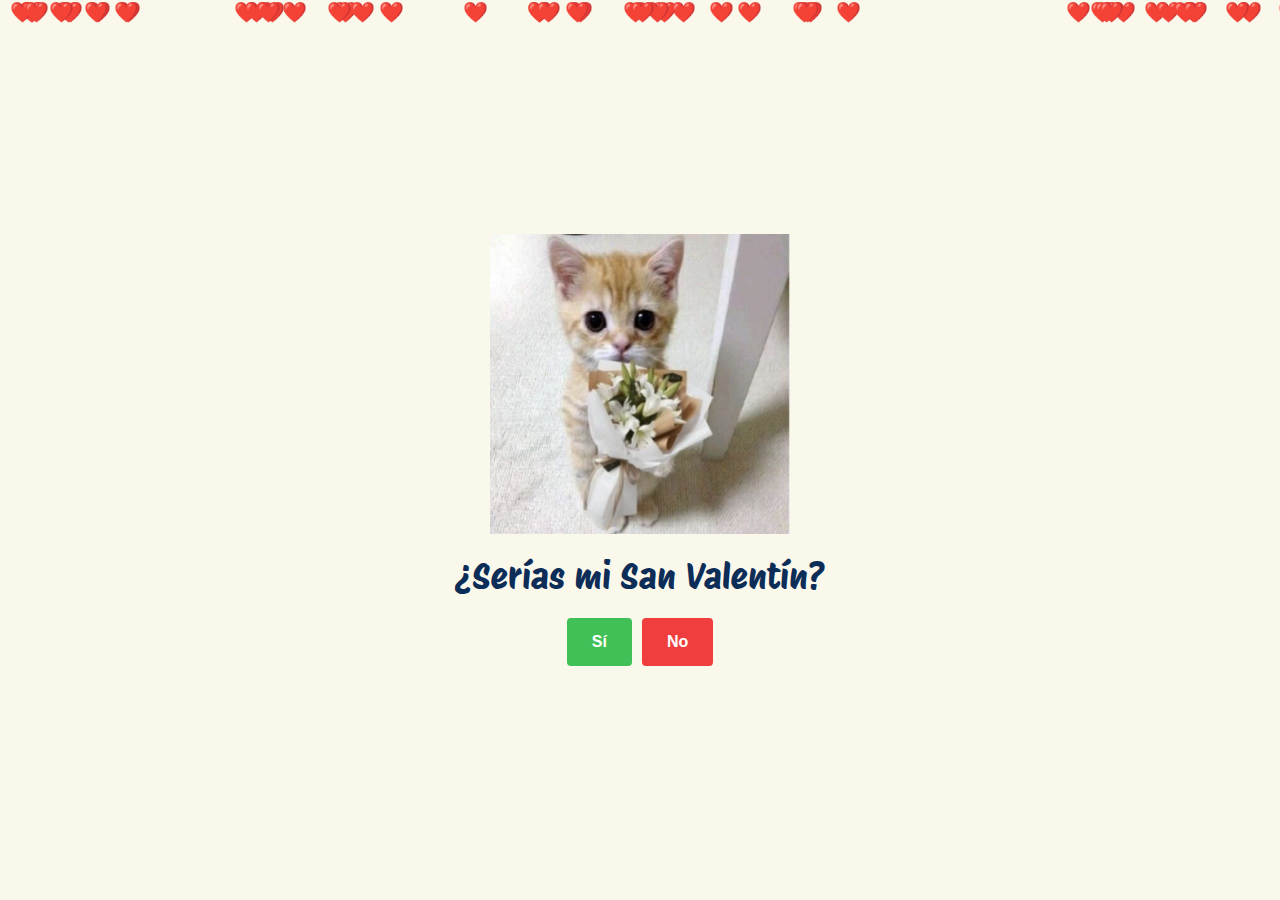
<file: index.html>
<!DOCTYPE html>
<html lang="es">

<head>
    <meta charset="UTF-8">
    <meta name="viewport" content="width=device-width, initial-scale=1.0">
    <link rel="preconnect" href="https://fonts.googleapis.com" />
    <link rel="preconnect" href="https://fonts.gstatic.com" crossorigin />
    <link href="https://fonts.googleapis.com/css2?family=Protest+Riot&display=swap" rel="stylesheet" />
    <title>¿Serías mi San Valentín?</title>
    <style>
        * {
            margin: 0;
            padding: 0;
            box-sizing: border-box;
        }

        html {
            font-size: 62.5%;
        }

        body {
            background-color: hsl(51, 57%, 95%);
            font-family: "Protest Riot", sans-serif;
            overflow: hidden;
            position: relative;
        }

        .container {
            height: 100vh;
            margin: 0 auto;
            display: flex;
            flex-direction: column;
            align-items: center;
            justify-content: center;
            position: relative;
            z-index: 1;
        }

        .cat-img {
            width: 30rem;
            height: 30rem;
            margin-bottom: 2rem;
        }

        .title {
            font-size: 3.6rem;
            color: #0c2d57;
            text-align: center;
            margin-bottom: 2rem;
        }

        .buttons {
            display: flex;
            flex-wrap: wrap;
            align-items: center;
            justify-content: center;
            gap: 1rem;
        }

        .btn {
            padding: 1.5rem 2.5rem;
            border: none;
            border-radius: 4px;
            color: white;
            font-size: 1.6rem;
            font-weight: 600;
            cursor: pointer;
            display: inline-block;
        }

        .btn--yes {
            background-color: #40c057;
        }

        .btn--no {
            background-color: #f03e3e;
        }

        .hidden {
            display: none;
        }

        /* Fondo de corazones subiendo */
        .hearts-background {
            position: absolute;
            top: 0;
            left: 0;
            width: 100%;
            height: 100%;
            overflow: hidden;
            z-index: 0;
        }

        .heart-bg {
            position: absolute;
            color: red;
            font-size: 20px;
            animation: floatUp linear infinite;
        }

        @keyframes floatUp {
            0% {
                transform: translateY(100vh);
                opacity: 1;
            }
            100% {
                transform: translateY(-10vh);
                opacity: 0;
            }
        }

        /* Animación de corazones al hacer clic en "Sí" */
        .hearts-container {
            position: absolute;
            top: 0;
            left: 0;
            width: 100%;
            height: 100%;
            pointer-events: none;
            overflow: hidden;
            z-index: 2;
        }

        .heart {
            position: absolute;
            color: red;
            font-size: 20px;
            animation: explode 1s ease-out forwards;
        }

        @keyframes explode {
            0% {
                transform: scale(0);
                opacity: 1;
            }
            100% {
                transform: scale(10);
                opacity: 0;
            }
        }
    </style>
</head>

<body>
    <div class="hearts-background" id="heartsBackground"></div>
    <main class="container">
        <img class="cat-img" src="IMG/cat-0.jpg" alt="Picture of a cat" />
        <p class="title">¿Serías mi San Valentín?</p>
        <div class="buttons">
            <button type="button" class="btn btn--yes">Sí</button>
            <button type="button" class="btn btn--no">No</button>
        </div>
    </main>
    <div class="hearts-container" id="heartsContainer"></div>

    <script>
        "use strict";

        const titleElement = document.querySelector(".title");
        const buttonsContainer = document.querySelector(".buttons");
        const yesButton = document.querySelector(".btn--yes");
        const noButton = document.querySelector(".btn--no");
        const catImg = document.querySelector(".cat-img");
        const heartsContainer = document.getElementById("heartsContainer");
        const heartsBackground = document.getElementById("heartsBackground");

        const MAX_IMAGES = 10;

        let play = true;
        let noCount = 0;

        // Generar corazones de fondo
        function createBackgroundHearts() {
            for (let i = 0; i < 50; i++) {
                const heart = document.createElement("div");
                heart.innerHTML = "❤️";
                heart.classList.add("heart-bg");
                heart.style.left = `${Math.random() * 100}vw`;
                heart.style.animationDuration = `${Math.random() * 5 + 5}s`;
                heart.style.animationDelay = `${Math.random() * 5}s`;
                heartsBackground.appendChild(heart);
            }
        }

        createBackgroundHearts();

        yesButton.addEventListener("click", handleYesClick);

        noButton.addEventListener("click", function () {
            if (play) {
                noCount++;
                const imageIndex = Math.min(noCount, MAX_IMAGES);
                changeImage(imageIndex);
                resizeYesButton();
                updateNoButtonText();
                if (noCount === MAX_IMAGES) {
                    play = false;
                }
            }
        });

        function handleYesClick() {
            titleElement.innerHTML = "¡Yupiii!<br/>Tq<3";
            buttonsContainer.classList.add("hidden");
            changeImage("yes");
            explodeHearts();
            setTimeout(() => {
                window.location.href = "menu.html"; // Cambia "menu.html" por la URL de tu menú
            }, 3000); // Redirecciona después de 3 segundos
        }

        function resizeYesButton() {
            const computedStyle = window.getComputedStyle(yesButton);
            const fontSize = parseFloat(computedStyle.getPropertyValue("font-size"));
            const newFontSize = fontSize * 1.6;

            yesButton.style.fontSize = `${newFontSize}px`;
        }

        function generateMessage(noCount) {
            const messages = [
                "No",
                "¿Estás segura? 🌷🌷",
                "¿Realmente segura? 🥺",
                "Por favor 🫶",
                "Te invitaré una pizza 🍕",
                "Entonces una torta de chocolate 🍫",
                "Veremos películas 🎥",
                "Iremos a la playa 🏖️",
                "Jugaremos videojuegos juntos 👾",
                "¡Voy a llorar...! 😭",
                "Estás rompiendo mi corazón 💔",
            ];

            const messageIndex = Math.min(noCount, messages.length - 1);
            return messages[messageIndex];
        }

        function changeImage(image) {
            catImg.src = `IMG/cat-${image}.jpg`;
        }

        function updateNoButtonText() {
            noButton.innerHTML = generateMessage(noCount);
        }

        function explodeHearts() {
            for (let i = 0; i < 50; i++) {
                const heart = document.createElement("div");
                heart.innerHTML = "❤️";
                heart.classList.add("heart");
                heart.style.left = `${Math.random() * 100}vw`;
                heart.style.top = `${Math.random() * 100}vh`;
                heart.style.animationDelay = `${Math.random() * 0.5}s`;
                heartsContainer.appendChild(heart);
            }
        }
    </script>
</body>

</html>
</file>
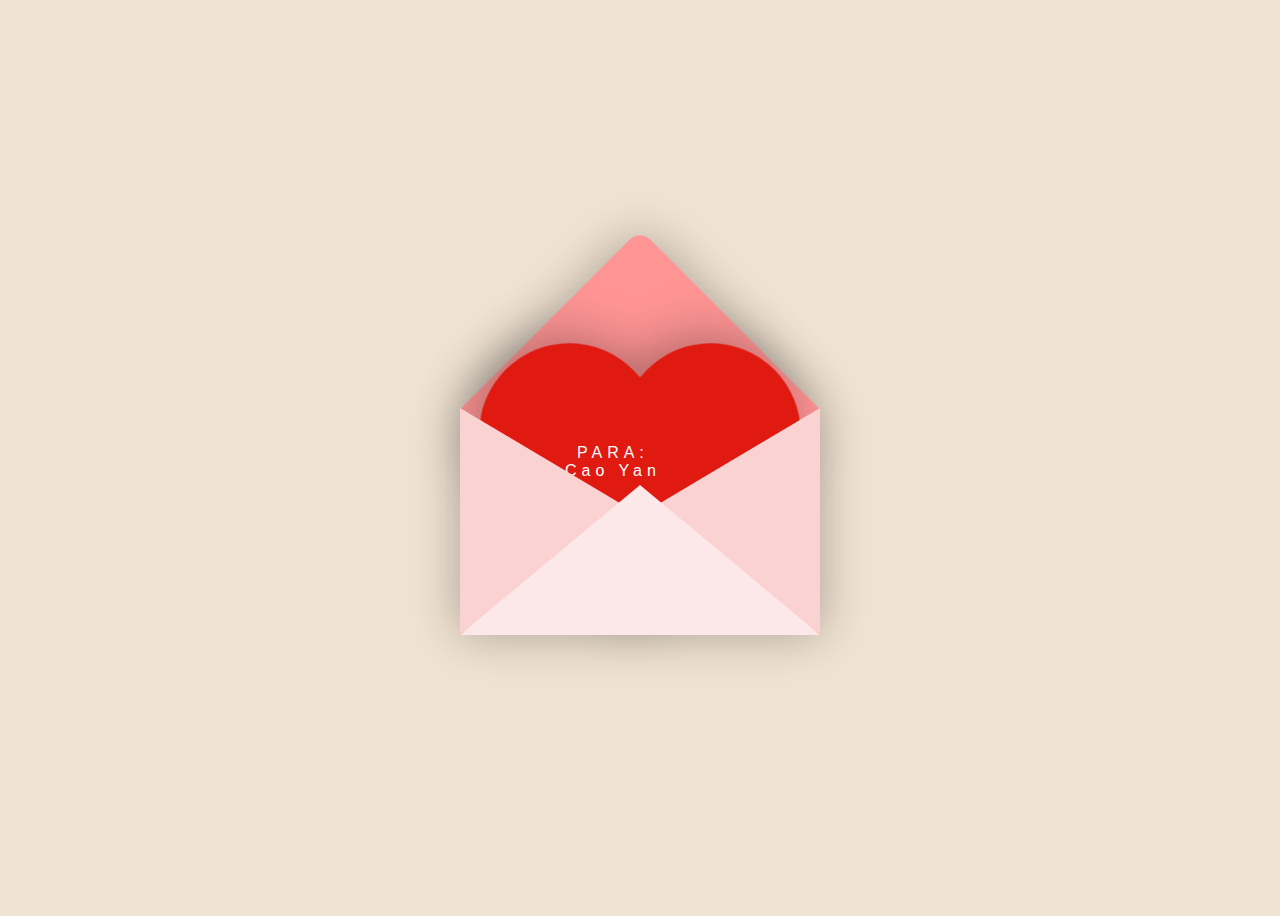
<file: carta/index.html>
<!DOCTYPE html>
<html lang="en">
<head>
  <meta charset="UTF-8">
  <title>Carta de San Valentín</title>
  <link rel="stylesheet" href="./style.css">
</head>
<body>

   

<div class="valentines-day">
  <div class="envelope"></div>
  <div class="heart"></div>
  <div class="text"> PARA: <br> Cao Yan </div>
  <div class="front"></div>
</div>

<div id="card">
  <div class="side one"></div>
  <div class="side two">
    <h2>Para mi amorcito</h2>
    <p>Querida Ratoncita </p>
    <p>Tienes un trasero muy hermoso, podria dormir noche tras noche sobre el... </p>
    <p>Quiero vivir contigo y tener tu trasero toda la eternidad... Te amo mucho </p>
    <h2>致我的爱人</h2>
    <p>亲爱的老鼠</p>
    <p>你的屁股真漂亮，我可以夜复一夜地睡在上面……</p>
    <p>我想和你一起生活，永远拥有你的屁股……我太爱你了</p>

  </div>
</div>

<script src='https://cdnjs.cloudflare.com/ajax/libs/jquery/3.2.1/jquery.min.js'></script>
<script src="./script.js"></script>

</body>
</html>
</file>
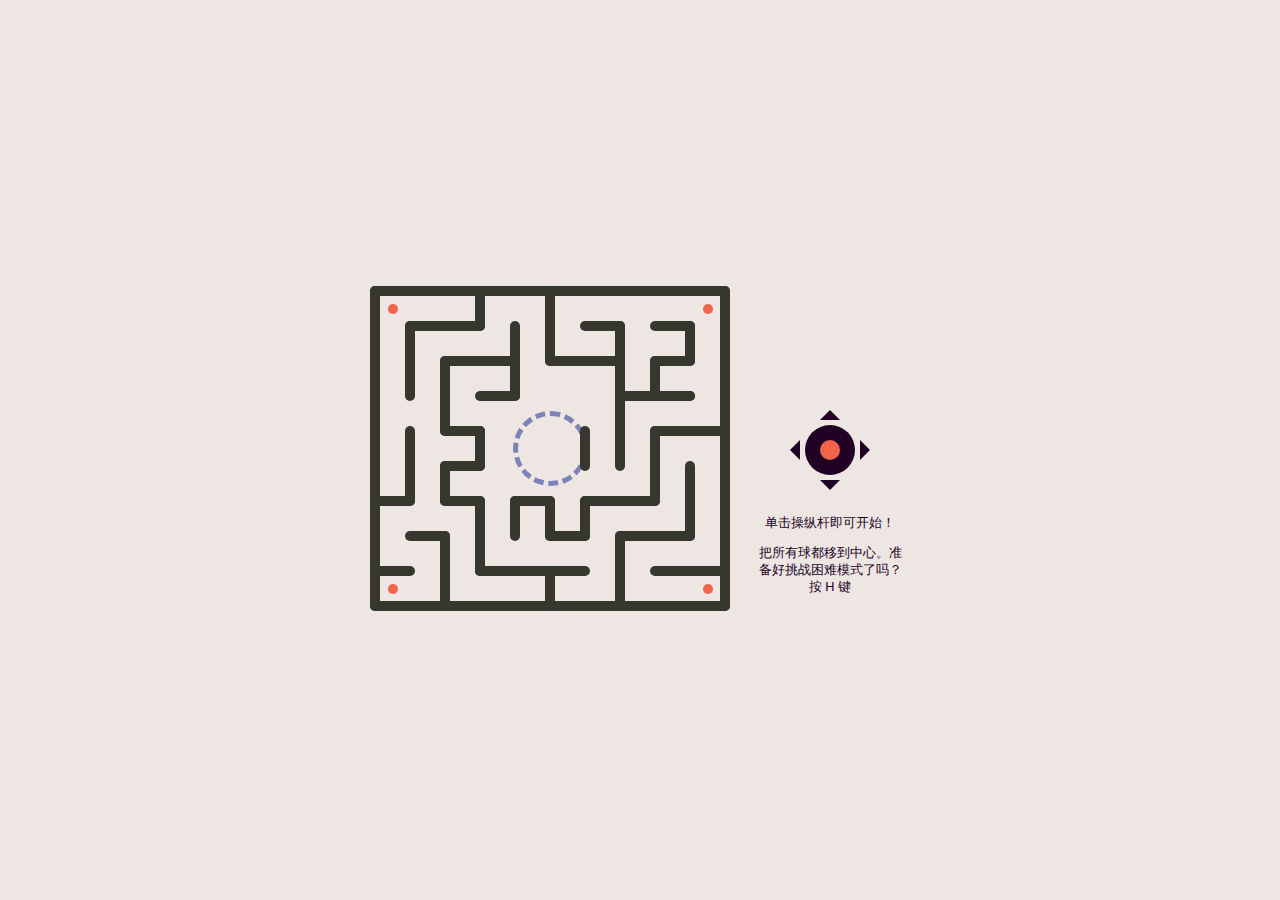
<file: laberinto/index.html>
<!DOCTYPE html>
<html lang="en">
  <head>
    <title>laberinto</title>
    <meta charset="UTF-8" />
    <meta name="viewport" content="width=device-width" />
    <link rel="stylesheet" href="style.css" />
    <link rel="icon" href="" />

    
  </head>
  <body>
    <div id="center">
      <div id="game">
        <div id="maze">
          <div id="end"></div>
        </div>
        <div id="joystick">
          <div class="joystick-arrow"></div>
          <div class="joystick-arrow"></div>
          <div class="joystick-arrow"></div>
          <div class="joystick-arrow"></div>
          <div id="joystick-head"></div>
        </div>
        <div id="note">
          单击操纵杆即可开始！
          Vamos bebe
          <p>把所有球都移到中心。准备好挑战困难模式了吗？按 H 键 </p>

        </div>
      </div>
    </div>
    <script src="script.js"></script>
  </body>
</html>
</file>
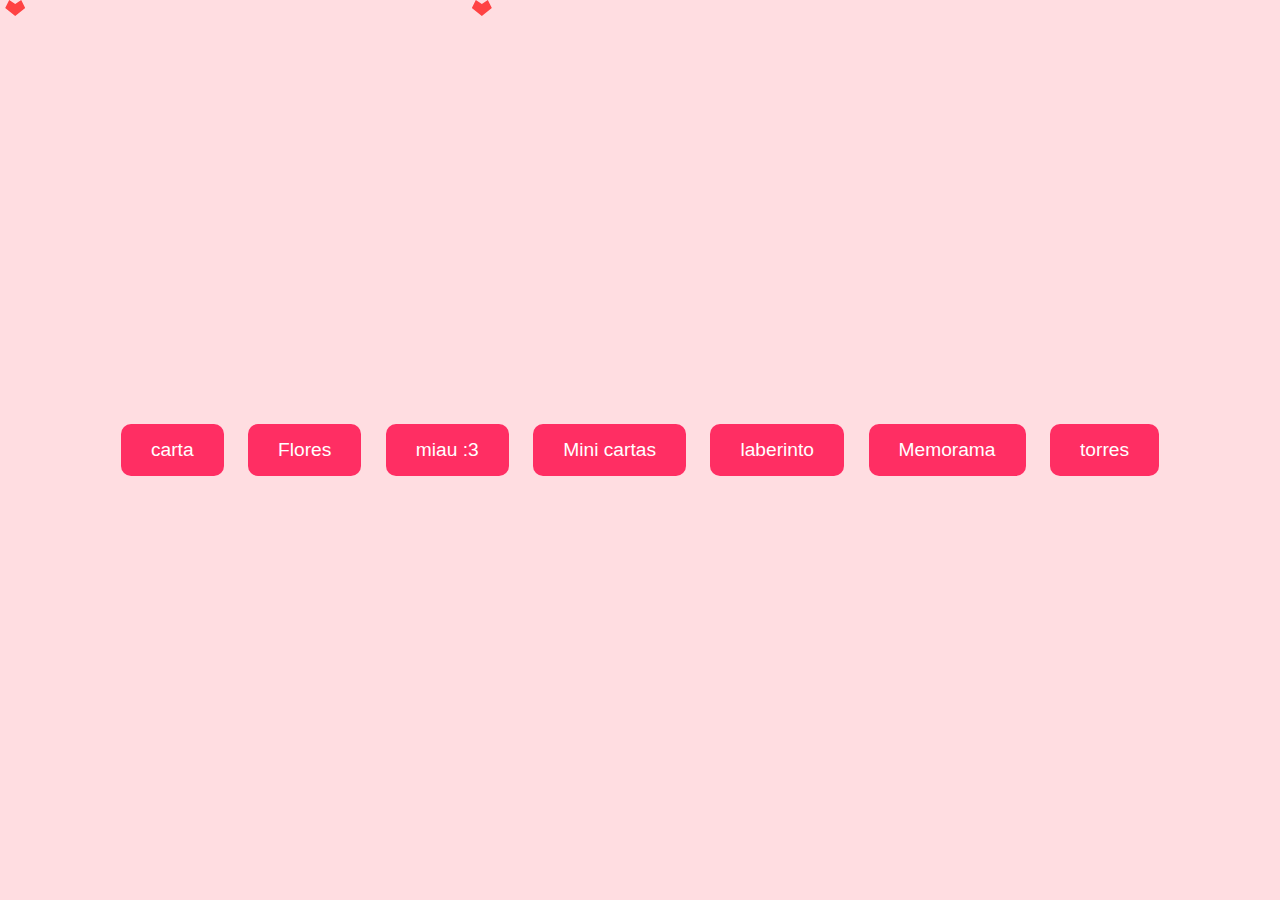
<file: menu.html>
<!DOCTYPE html>
<html lang="es">
<head>
    <meta charset="UTF-8">
    <meta name="viewport" content="width=device-width, initial-scale=1.0">
    <title>Menú San Valentín</title>
    <style>
        * { margin: 0; padding: 0; box-sizing: border-box; font-family: Arial, sans-serif; }
        body { background: #ffdde1; display: flex; justify-content: center; align-items: center; height: 100vh; position: relative; overflow: hidden; }
        .menu { text-align: center; position: relative; z-index: 2; }
        .menu button {
            padding: 15px 30px;
            font-size: 1.2rem;
            margin: 10px;
            border: none;
            cursor: pointer;
            border-radius: 10px;
            background: #ff2e63;
            color: white;
            transition: 0.3s;
            position: relative;
            overflow: hidden;
        }
        .menu button:hover { background: #e02755; }
        .heart-transition {
            position: fixed;
            top: 50%;
            left: 50%;
            width: 0;
            height: 0;
            background: red;
            clip-path: polygon(50% 80%, 100% 40%, 80% 0%, 50% 20%, 20% 0%, 0% 40%);
            opacity: 1;
            transform: translate(-50%, -50%) scale(0);
            transition: transform 0.5s ease-in-out, opacity 0.5s ease-in-out;
            z-index: 3;
        }
        .hearts { position: absolute; width: 100%; height: 100%; overflow: hidden; top: 0; left: 0; pointer-events: none; }
        .heart { position: absolute; width: 20px; height: 20px; background: red; clip-path: polygon(50% 80%, 100% 40%, 80% 0%, 50% 20%, 20% 0%, 0% 40%); opacity: 0.7; animation: float 5s infinite linear; }
        @keyframes float { 0% { transform: translateY(100vh) scale(1); opacity: 1; } 100% { transform: translateY(-10vh) scale(0.5); opacity: 0; } }
    </style>
</head>
<body>
    <div class="hearts"></div>
    <div class="menu">
        <button onclick="heartEffect(this, 'carta/index.html')">carta</button>
        <button onclick="heartEffect(this, 'paginas/2.html')">Flores</button>
        <button onclick="heartEffect(this, 'paginas/3.html')">miau :3</button>
        <button onclick="heartEffect(this, 'paginas/4.html')">Mini cartas</button>
        <button onclick="heartEffect(this, 'laberinto/index.html')">laberinto</button>
        <button onclick="heartEffect(this, '10-Memory-Card-Game/index.html')">Memorama</button> 
        <button onclick="heartEffect(this, 'torres/index.html')">torres</button>
        <!-- <button onclick="heartEffect(this, 'galeria/index.html')">galeria</button> -->

        
    </div>
    <div class="heart-transition" id="heart"></div>
    <script>
        function heartEffect(button, url) {
            let heart = document.getElementById("heart");
            heart.style.left = button.offsetLeft + button.offsetWidth / 2 + "px";
            heart.style.top = button.offsetTop + button.offsetHeight / 2 + "px";
            heart.style.transform = "translate(-50%, -50%) scale(20)";
            setTimeout(() => { window.location.href = url; }, 500);
        }

        function createHearts() {
            let heartsContainer = document.querySelector(".hearts");
            setInterval(() => {
                let heart = document.createElement("div");
                heart.className = "heart";
                heart.style.left = Math.random() * 100 + "vw";
                heart.style.animationDuration = Math.random() * 3 + 2 + "s";
                heartsContainer.appendChild(heart);
                setTimeout(() => { heart.remove(); }, 5000);
            }, 300);
        }
        createHearts();
    </script>
</body>
</html>
</file>
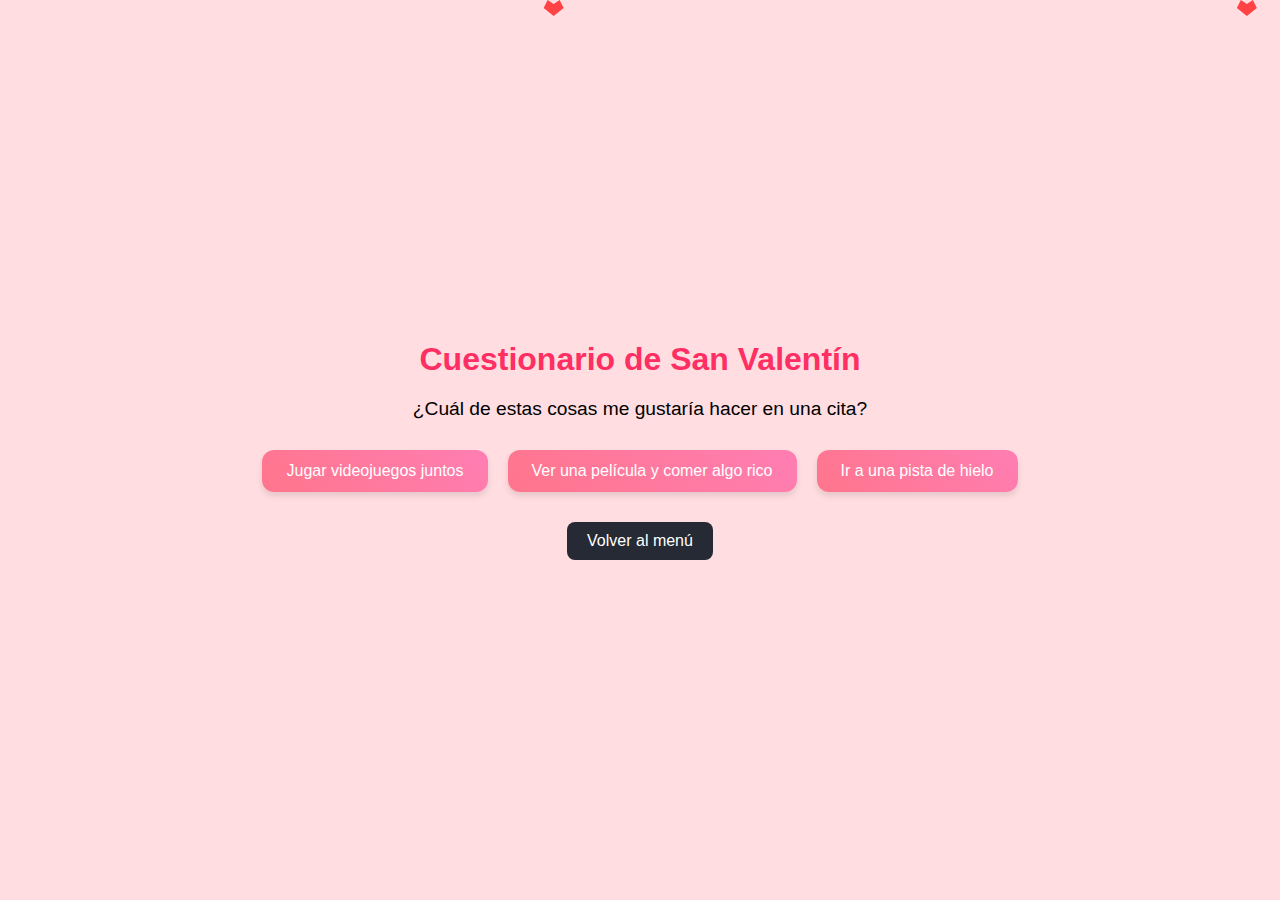
<file: HTML/1.html>
<!DOCTYPE html>
<html lang="es">
<head>
    <meta charset="UTF-8">
    <meta name="viewport" content="width=device-width, initial-scale=1.0">
    <title>Cuestionario San Valentín</title>
    <style>
        * { margin: 0; padding: 0; box-sizing: border-box; font-family: Arial, sans-serif; }
        body { background: #ffdde1; display: flex; justify-content: center; align-items: center; height: 100vh; flex-direction: column; position: relative; }
        .container { text-align: center; }
        h1 { color: #ff2e63; margin-bottom: 20px; }
        .question { font-size: 1.2rem; margin-bottom: 20px; }
        .options button {
            padding: 12px 24px;
            font-size: 1rem;
            margin: 10px;
            border: none;
            cursor: pointer;
            border-radius: 12px;
            transition: 0.3s;
            background: linear-gradient(45deg, #ff758c, #ff7eb3);
            color: white;
            box-shadow: 0 4px 6px rgba(0, 0, 0, 0.1);
            outline: none;
        }
        .options button:hover {
            transform: scale(1.1);
            box-shadow: 0 6px 10px rgba(0, 0, 0, 0.15);
        }
        .options button.correct { background: #28a745; }
        .options button.wrong { background: #dc3545; }
        .message { display: none; font-size: 1.5rem; color: #ff2e63; margin-top: 20px; }
        .hearts { position: absolute; width: 100%; height: 100%; overflow: hidden; top: 0; left: 0; pointer-events: none; }
        .heart { position: absolute; width: 20px; height: 20px; background: red; clip-path: polygon(50% 80%, 100% 40%, 80% 0%, 50% 20%, 20% 0%, 0% 40%); opacity: 0.7; animation: float 5s infinite linear; }
        @keyframes float { 0% { transform: translateY(100vh) scale(1); opacity: 1; } 100% { transform: translateY(-10vh) scale(0.5); opacity: 0; } }
        .menu-button {
            margin-top: 20px;
            padding: 10px 20px;
            font-size: 1rem;
            border: none;
            border-radius: 8px;
            background: #252a34;
            color: white;
            cursor: pointer;
            transition: 0.3s;
        }
        .menu-button:hover {
            background: #ff2e63;
        }
    </style>
</head>
<body>
    <div class="hearts"></div>
    <div class="container">
        <h1>Cuestionario de San Valentín</h1>
        <p class="question"></p>
        <div class="options"></div>
        <p class="message">¡Felicidades! Sabes mucho sobre mí. 💖</p>
        <button class="menu-button" onclick="window.location.href='../menu.html'">Volver al menú</button>
    </div>
    <script>
        const questions = [
            { question: "¿Cuál es mi color favorito?", options: ["Rojo", "Azul", "Verde"], answer: "Rojo" },
            { question: "¿Cuál es mi comida favorita?", options: ["Pizza", "Sushi", "Tacos"], answer: "Pizza" },
            { question: "¿Cuál es mi animal favorito?", options: ["Perro", "Gato", "Conejo"], answer: "Perro" },
            { 
                question: "Si pudiera viajar a un lugar del mundo, ¿a dónde iría?", 
                options: ["Japón", "Europa (Francia, Italia, etc.)", "Estados Unidos (California, Nueva York, etc.)"], 
                answer: "Japón" 
            },
            { 
                question: "¿Qué tipo de música me gusta más?", 
                options: ["Rock y metal", "Rap y hip-hop", "Música de videojuegos y soundtracks épicos"], 
                answer: "Rock y metal" 
            },
            { 
                question: "¿Cuál de estas cosas me gustaría hacer en una cita?", 
                options: ["Ir a una pista de hielo", "Jugar videojuegos juntos", "Ver una película y comer algo rico"], 
                answer: "Ir a una pista de hielo"
            },
            { 
                question: "¿Qué tipo de videojuegos me gustan más?", 
                options: ["RPGs y juegos de mundo abierto", "Shooters y juegos de estrategia", "Juegos de terror y plataformas"], 
                answer: "RPGs y juegos de mundo abierto"
            },
            { 
                question: "¿Cómo prefiero pasar mi tiempo libre?", 
                options: ["Jugando videojuegos o viendo series", "Creando contenido y editando imágenes", "explotar hilichurs"], 
                answer: "Jugando videojuegos o viendo series"
            },
            { 
                question: "¿Cual es mi principal main de genshin?", 
                options: ["Hu tao", "arlechino", "Mavuika"], 
                answer: "Hu tao"
            },


        ];

        function shuffleArray(array) {
            for (let i = array.length - 1; i > 0; i--) {
                const j = Math.floor(Math.random() * (i + 1));
                [array[i], array[j]] = [array[j], array[i]];
            }
        }

        shuffleArray(questions);
        let currentQuestion = 0;

        function loadQuestion() {
            if (currentQuestion < questions.length) {
                document.querySelector(".question").textContent = questions[currentQuestion].question;
                const optionsContainer = document.querySelector(".options");
                optionsContainer.innerHTML = "";
                shuffleArray(questions[currentQuestion].options);
                questions[currentQuestion].options.forEach(option => {
                    let btn = document.createElement("button");
                    btn.textContent = option;
                    btn.onclick = () => checkAnswer(btn, option);
                    optionsContainer.appendChild(btn);
                });
            } else {
                document.querySelector(".question").style.display = "none";
                document.querySelector(".options").style.display = "none";
                document.querySelector(".message").style.display = "block";
            }
        }

        function checkAnswer(button, answer) {
            if (answer === questions[currentQuestion].answer) {
                button.classList.add("correct");
                setTimeout(() => {
                    currentQuestion++;
                    loadQuestion();
                }, 1000);
            } else {
                button.classList.add("wrong");
                setTimeout(() => {
                    button.classList.remove("wrong");
                }, 1000);
            }
        }

        function createHearts() {
            let heartsContainer = document.querySelector(".hearts");
            setInterval(() => {
                let heart = document.createElement("div");
                heart.className = "heart";
                heart.style.left = Math.random() * 100 + "vw";
                heart.style.animationDuration = Math.random() * 3 + 2 + "s";
                heartsContainer.appendChild(heart);
                setTimeout(() => { heart.remove(); }, 5000);
            }, 300);
        }

        createHearts();
        loadQuestion();
    </script>
</body>
</html>
</file>
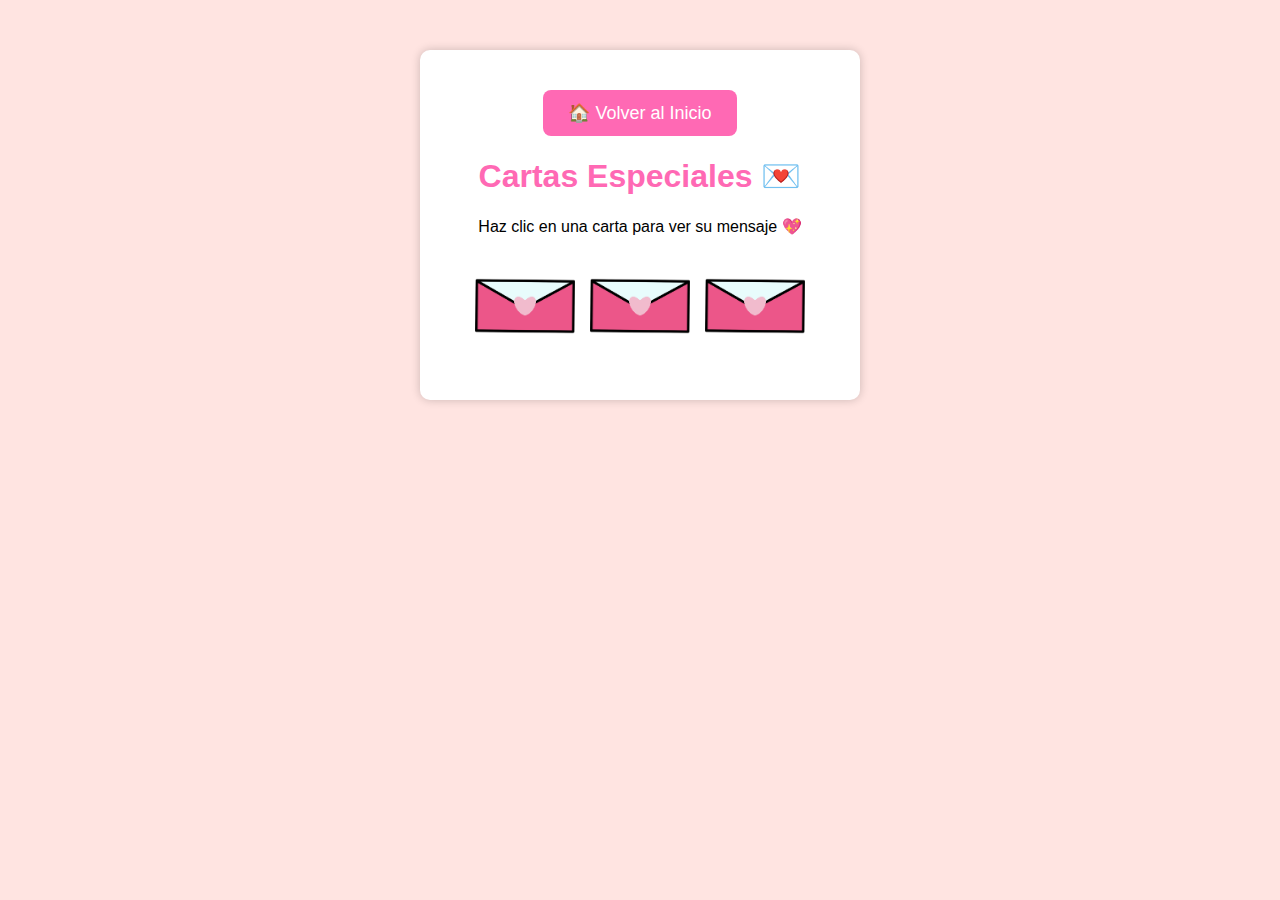
<file: HTML/4.html>
<!DOCTYPE html>
<html lang="es">
<head>
    <meta charset="UTF-8">
    <meta name="viewport" content="width=device-width, initial-scale=1.0">
    <title>Cartas Virtuales 💌</title>
    <link rel="stylesheet" href="../CSS/4.css">
</head>
<body>
    <div class="container">
        <button id="home-button">🏠 Volver al Inicio</button>

        <h1> Cartas Especiales 💌</h1>
        <p>Haz clic en una carta para ver su mensaje 💖</p>
        <div class="cards">
            <div class="card" onclick="openCard(0)">
                <img src="../IMG/4.png" alt="Carta cerrada">
            </div>
            <div class="card" onclick="openCard(1)">
                <img src="../IMG/4.png" alt="Carta cerrada">
            </div>
            <div class="card" onclick="openCard(2)">
                <img src="../IMG/4.png" alt="Carta cerrada">
            </div>
        </div>
        <div id="message-box">
            <p id="message"></p>
            <button id="close-btn" onclick="closeMessage()">Cerrar</button>
        </div>
    </div>
    <script src="../JS/4.js"></script>
</body>
</html>
</file>
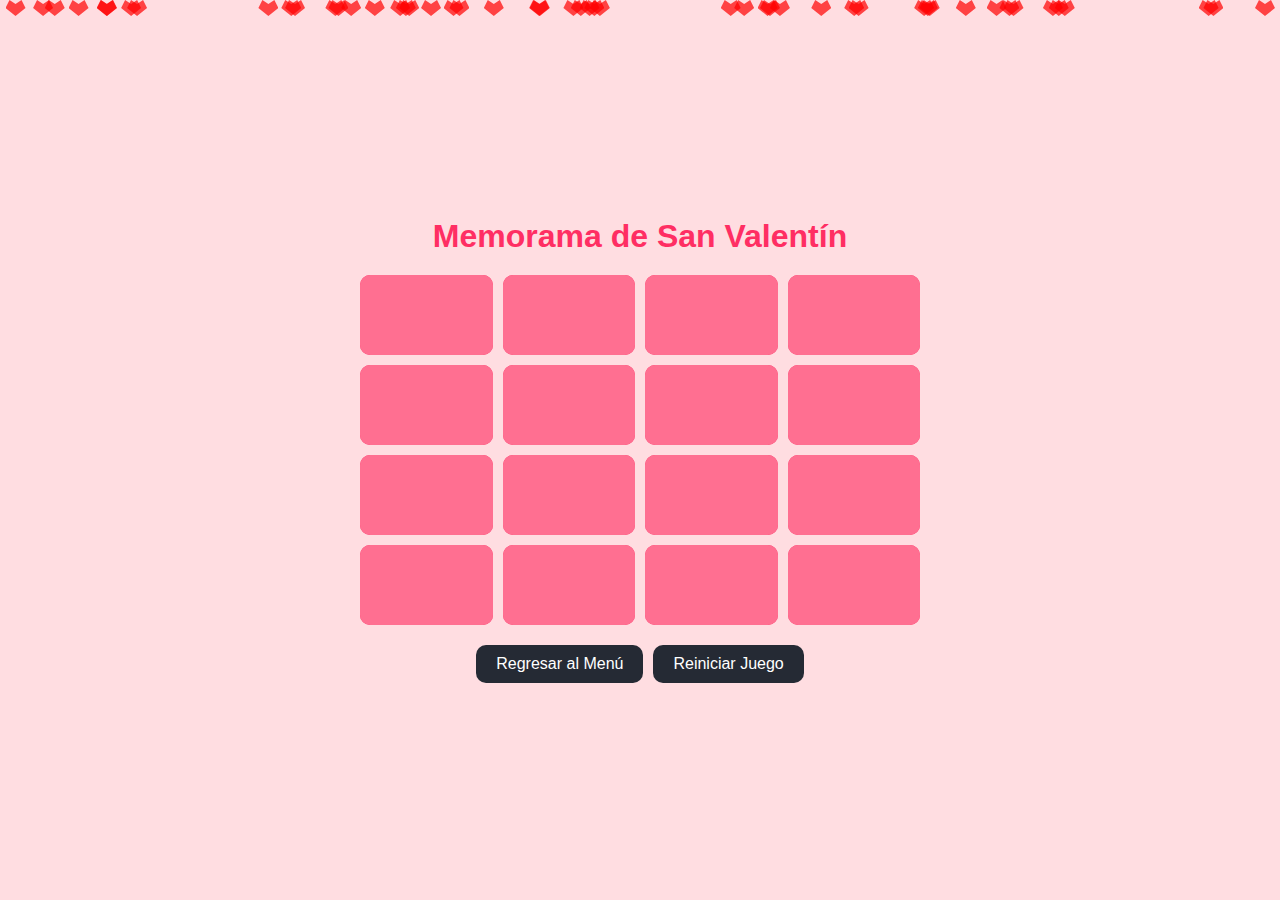
<file: HTML/7.html>
<!DOCTYPE html>
<html lang="es">
<head>
    <meta charset="UTF-8">
    <meta name="viewport" content="width=device-width, initial-scale=1.0">
    <title>Memorama de San Valentín</title>
    <style>
        * { margin: 0; padding: 0; box-sizing: border-box; font-family: Arial, sans-serif; }
        body { background: #ffdde1; display: flex; justify-content: center; align-items: center; min-height: 100vh; flex-direction: column; position: relative; text-align: center; overflow: hidden; }
        .container { text-align: center; width: 90%; max-width: 600px; padding: 20px; }
        h1 { color: #ff2e63; margin-bottom: 20px; font-size: 2rem; }
        .grid { display: grid; grid-template-columns: repeat(4, 1fr); gap: 10px; margin: 20px auto; max-width: 100%; }
        .card { width: 100%; height: 80px; background: #ff2e63; border-radius: 10px; display: flex; justify-content: center; align-items: center; font-size: 24px; color: white; cursor: pointer; transform-style: preserve-3d; transition: transform 0.5s; position: relative; }
        .card.flipped { transform: rotateY(180deg); }
        .card .front, .card .back { position: absolute; width: 100%; height: 100%; backface-visibility: hidden; border-radius: 10px; display: flex; justify-content: center; align-items: center; }
        .card .front { background: #ff2e63; transform: rotateY(180deg); }
        .card .back { background: #ff6f91; }
        .buttons { margin-top: 20px; display: flex; flex-wrap: wrap; justify-content: center; gap: 10px; }
        .button { padding: 10px 20px; font-size: 1rem; border: none; cursor: pointer; border-radius: 10px; background: #252a34; color: white; transition: 0.3s; }
        .button:hover { background: #1e2029; }
        .hearts { position: absolute; width: 100%; height: 100%; overflow: hidden; top: 0; left: 0; pointer-events: none; }
        .heart { position: absolute; width: 20px; height: 20px; background: red; clip-path: polygon(50% 80%, 100% 40%, 80% 0%, 50% 20%, 20% 0%, 0% 40%); opacity: 0.7; animation: float 5s infinite linear; }
        @keyframes float { 0% { transform: translateY(100vh) scale(1); opacity: 1; } 100% { transform: translateY(-10vh) scale(0.5); opacity: 0; } }
        .confetti { position: absolute; width: 10px; height: 10px; background: #ff2e63; animation: confetti 2s ease-out forwards; }
        @keyframes confetti { 0% { transform: translateY(0) rotate(0deg); opacity: 1; } 100% { transform: translateY(100vh) rotate(360deg); opacity: 0; } }

        /* Estilos para móviles */
        @media (max-width: 600px) {
            h1 { font-size: 1.5rem; }
            .card { height: 60px; font-size: 18px; }
            .grid { gap: 5px; }
            .button { padding: 8px 16px; font-size: 0.9rem; }
        }
    </style>
</head>
<body>
    <div class="hearts"></div>
    <div class="container">
        <h1>Memorama de San Valentín</h1>
        <div class="grid" id="gameGrid"></div>
        <div class="buttons">
            <button class="button" onclick="redirectToMenu()">Regresar al Menú</button>
            <button class="button" onclick="resetGame()">Reiniciar Juego</button>
        </div>
    </div>
    <script>
        const cards = ["❤️", "❤️", "💖", "💖", "💘", "💘", "💝", "💝", "💓", "💓", "💞", "💞", "💕", "💕", "💌", "💌"];
        let flippedCards = [];
        let matchedCards = [];
        let isFlipping = false;

        // Crear el tablero del juego
        function createBoard() {
            const grid = document.getElementById("gameGrid");
            grid.innerHTML = "";
            shuffleArray(cards).forEach((card, index) => {
                const cardElement = document.createElement("div");
                cardElement.classList.add("card");
                cardElement.dataset.index = index;
                cardElement.innerHTML = `
                    <div class="front">${card}</div>
                    <div class="back"></div>
                `;
                cardElement.addEventListener("click", flipCard);
                grid.appendChild(cardElement);
            });
        }

        // Barajar las cartas
        function shuffleArray(array) {
            return array.sort(() => Math.random() - 0.5);
        }

        // Voltear una carta
        function flipCard() {
            if (isFlipping || flippedCards.length === 2 || this.classList.contains("flipped")) return;
            this.classList.add("flipped");
            flippedCards.push(this);
            if (flippedCards.length === 2) {
                isFlipping = true;
                setTimeout(checkMatch, 1000);
            }
        }

        // Verificar si las cartas coinciden
        function checkMatch() {
            const [card1, card2] = flippedCards;
            if (card1.querySelector(".front").textContent === card2.querySelector(".front").textContent) {
                matchedCards.push(card1, card2);
                if (matchedCards.length === cards.length) {
                    setTimeout(() => {
                        alert("¡Felicidades! Has ganado. 🎉");
                        launchConfetti();
                    }, 500);
                }
            } else {
                card1.classList.remove("flipped");
                card2.classList.remove("flipped");
            }
            flippedCards = [];
            isFlipping = false;
        }

        // Lanzar confeti
        function launchConfetti() {
            for (let i = 0; i < 100; i++) {
                let confetti = document.createElement("div");
                confetti.className = "confetti";
                confetti.style.left = Math.random() * 100 + "vw";
                confetti.style.top = Math.random() * 100 + "vh";
                confetti.style.backgroundColor = `hsl(${Math.random() * 360}, 100%, 50%)`;
                document.body.appendChild(confetti);
                setTimeout(() => { confetti.remove(); }, 2000);
            }
        }

        // Regresar al menú
        function redirectToMenu() {
            window.location.href = "../menu.html"; // Ajusta la ruta según tu estructura
        }

        // Reiniciar el juego
        function resetGame() {
            flippedCards = [];
            matchedCards = [];
            createBoard();
        }

        // Iniciar el juego
        createBoard();

        // Generar corazones flotantes
        for (let i = 0; i < 50; i++) {
            const heart = document.createElement("div");
            heart.className = "heart";
            heart.style.left = Math.random() * 100 + "vw";
            heart.style.animationDuration = Math.random() * 3 + 2 + "s";
            document.querySelector(".hearts").appendChild(heart);
        }
    </script>
</body>
</html>
</file>
<file: carta/style.css>
@import url('https://fonts.googleapis.com/css?family=Sacramento');

#card {
   height:500px;
   width:800px;
   margin:5em auto;
   position: fixed;
  top: -15px;
   left: 25%;
   display:flex;
   visibility:hidden;
}
#card h2 {
   font-size:2em;
   margin:0;
   color:pink;
   text-align: center;
}
#card p {
   font-size: 1.2em;
   text-align: justify;
   padding-left: 30px; /* Espacio en blanco a la izquierda */
   padding-right: 30px; /* Espacio en blanco a la derecha */
}


.side {
   background:#eee;
   height:550px;
   width:400px;
/*    border:1px solid red; */
   padding:10px;
}
.side.one {
   width:320px;
   transform:skew(10deg,20deg);
   background:linear-gradient(90deg, #fff, #fff 40%, #ddd);
}
.side.two {
   transform:skew(10deg,-15deg);
   background:linear-gradient(-90deg, #fff, #fff 40%, #f0f0f0);
}

body {
   display: flex;
   align-items: center;
   justify-content: center;
   height: 100vh;
   font-family: 'Sacramento', cursive;
   background-color: #f1e3d3;
   overflow: hidden;
 }
 
 .valentines-day {
   position: relative;
   cursor: pointer;
 }
 
 .envelope {
   position: relative;
   filter: drop-shadow(0 0 25px rgba(0,0,0,.3));
 }
 
 .envelope:before {
   content:"";
   position: absolute;
   width:254px;
   height:254px;
   background-color: #ff9494;
   transform: rotate(-45deg);
   border-radius: 0 15px 0 0;
   left:-37px;
   top:-82px;
 }
 
 .envelope:after {
   content:"";
   position: absolute;
   background-color: #ff9494;
   width:360px;
   height:225px;
   left:-90px;
   top:45px;
 }
 
 .heart {
   position: relative;
   background-color: #e01911;
   display: inline-block;
   height: 180px;
   top:50px;
   left:0;
   transform: rotate(-45deg);
   width:180px;
   filter: drop-shadow(0 -10px 25px rgba(0,0,0,.3));
   transition: .5s;
 }
   
 .heart:before, .heart:after {
   content:"";
   background-color: #e01911;
   border-radius:50%;
   height: 180px;
   width: 180px;
   position: absolute;
   }
   
 .heart:before {
   top:-100px;
   left:0;}
   
 .heart:after {
   left:100px;
   top:0;}
 
 .front {
   position: absolute;
   width:0;
   height:0;
   border-right: 190px solid #fbd2d2;
   border-top: 113px solid transparent;
   border-bottom: 113px solid transparent;
   top:44px;
   left:80px;
   z-index:4;
 }
 
 .front:before {
   content:"";
   position: absolute;
   width:0;
   height:0;
   border-left: 190px solid #fbd2d2;
   border-top: 113px solid transparent;
   border-bottom: 113px solid transparent;
   top:-113px;
   left:-170px;
 }
 
 .front:after {
   width:0;
   height:0;
   position: absolute;
   content:"";
   border-bottom: 150px solid #fce7e9;
   border-right:180px solid transparent;
   border-left: 180px solid transparent;
   top:-36px;
   left:-170px;
 }
 
 .text {
   position: absolute;
   font-family: arial;
   letter-spacing:5px;
   text-align: center;
   color: white;
   z-index:2;
   top:80px;
   left:15px;
   transition: .5s;
 }
 
 .valentines-day:hover .heart {
   transform: translateY(-50px) rotate(-45deg);
 }
 
 .valentines-day:hover .text {
   transform: translateY(-50px);
 }
</file>
<file: laberinto/style.css>
body {
  --background-color: #ede6e3;
  --wall-color: #36382e;
  --joystick-color: #210124;
  --joystick-head-color: #f06449;
  --ball-color: #f06449;
  --end-color: #7d82b8;
  --text-color: #210124;

  font-family: "Segoe UI", Tahoma, Geneva, Verdana, sans-serif;
  background-color: var(--background-color);
}

html,
body {
  height: 100%;
  margin: 0;
}

#center {
  display: flex;
  align-items: center;
  justify-content: center;
  height: 100%;
}

#game {
  display: grid;
  grid-template-columns: auto 150px;
  grid-template-rows: 1fr auto 1fr;
  gap: 30px;
  perspective: 600px;
}

#maze {
  position: relative;
  grid-row: 1 / -1;
  grid-column: 1;
  width: 350px;
  height: 315px;
  display: flex;
  justify-content: center;
  align-items: center;
}

#end {
  width: 65px;
  height: 65px;
  border: 5px dashed var(--end-color);
  border-radius: 50%;
}

#joystick {
  position: relative;
  background-color: var(--joystick-color);
  border-radius: 50%;
  width: 50px;
  height: 50px;
  display: flex;
  align-items: center;
  justify-content: center;
  margin: 10px 50px;
  grid-row: 2;
}

#joystick-head {
  position: relative;
  background-color: var(--joystick-head-color);
  border-radius: 50%;
  width: 20px;
  height: 20px;
  cursor: grab;

  animation-name: glow;
  animation-duration: 0.6s;
  animation-iteration-count: infinite;
  animation-direction: alternate;
  animation-timing-function: ease-in-out;
  animation-delay: 4s;
}

@keyframes glow {
  0% {
    transform: scale(1);
  }
  100% {
    transform: scale(1.2);
  }
}

.joystick-arrow:nth-of-type(1) {
  position: absolute;
  bottom: 55px;

  width: 0;
  height: 0;
  border-left: 10px solid transparent;
  border-right: 10px solid transparent;

  border-bottom: 10px solid var(--joystick-color);
}

.joystick-arrow:nth-of-type(2) {
  position: absolute;
  top: 55px;

  width: 0;
  height: 0;
  border-left: 10px solid transparent;
  border-right: 10px solid transparent;

  border-top: 10px solid var(--joystick-color);
}

.joystick-arrow:nth-of-type(3) {
  position: absolute;
  left: 55px;

  width: 0;
  height: 0;
  border-top: 10px solid transparent;
  border-bottom: 10px solid transparent;

  border-left: 10px solid var(--joystick-color);
}

.joystick-arrow:nth-of-type(4) {
  position: absolute;
  right: 55px;

  width: 0;
  height: 0;
  border-top: 10px solid transparent;
  border-bottom: 10px solid transparent;

  border-right: 10px solid var(--joystick-color);
}

#note {
  grid-row: 3;
  grid-column: 2;
  text-align: center;
  font-size: 0.8em;
  color: var(--text-color);
  transition: opacity 2s;
}

a:visited {
  color: inherit;
}

.ball {
  position: absolute;
  margin-top: -5px;
  margin-left: -5px;
  border-radius: 50%;
  background-color: var(--ball-color);
  width: 10px;
  height: 10px;
}

.wall {
  position: absolute;
  background-color: var(--wall-color);
  transform-origin: top center;
  margin-left: -5px;
}

.wall::before,
.wall::after {
  display: block;
  content: "";
  width: 10px;
  height: 10px;
  background-color: inherit;
  border-radius: 50%;
  position: absolute;
}

.wall::before {
  top: -5px;
}

.wall::after {
  bottom: -5px;
}

.black-hole {
  position: absolute;
  margin-top: -9px;
  margin-left: -9px;
  border-radius: 50%;
  background-color: black;
  width: 18px;
  height: 18px;
}
</file>
<file: CSS/4.css>
body {
    font-family: Arial, sans-serif;
    background-color: #ffe4e1;
    text-align: center;
    margin: 0;
    padding: 0;
}

.container {
    width: 90%;
    max-width: 400px;
    margin: 50px auto;
    background: white;
    padding: 20px;
    border-radius: 10px;
    box-shadow: 0 0 10px rgba(0, 0, 0, 0.2);
}

h1 {
    color: #ff69b4;
}

.cards {
    display: flex;
    justify-content: center;
    gap: 15px;
    margin: 20px 0;
}

.card {
    width: 100px;
    cursor: pointer;
    transition: transform 0.2s;
}

.card img {
    width: 100%;
}

.card:hover {
    transform: scale(1.1);
}

#message-box {
    display: none;
    background: white;
    padding: 20px;
    border-radius: 10px;
    box-shadow: 0 0 10px rgba(0, 0, 0, 0.2);
    margin-top: 20px;
}

#close-btn {
    background: #ff69b4;
    color: white;
    border: none;
    padding: 10px;
    cursor: pointer;
    border-radius: 5px;
    margin-top: 10px;
}

#close-btn:hover {
    background: #ff1493;
}


#home-button {
    margin-top: 20px;
    padding: 12px 25px;
    font-size: 18px;
    background-color: #ff69b4; /* Color rosa */
    color: white;
    border: none;
    cursor: pointer;
    border-radius: 8px;
    transition: background 0.3s, transform 0.2s ease-in-out;
}

/* Efecto al pasar el cursor */
#home-button:hover {
    background-color: #ff1493; /* Rosa más intenso */
    transform: scale(1.1);
}

/* Efecto al hacer clic */
#home-button:active {
    transform: scale(0.9);
}
</file>
